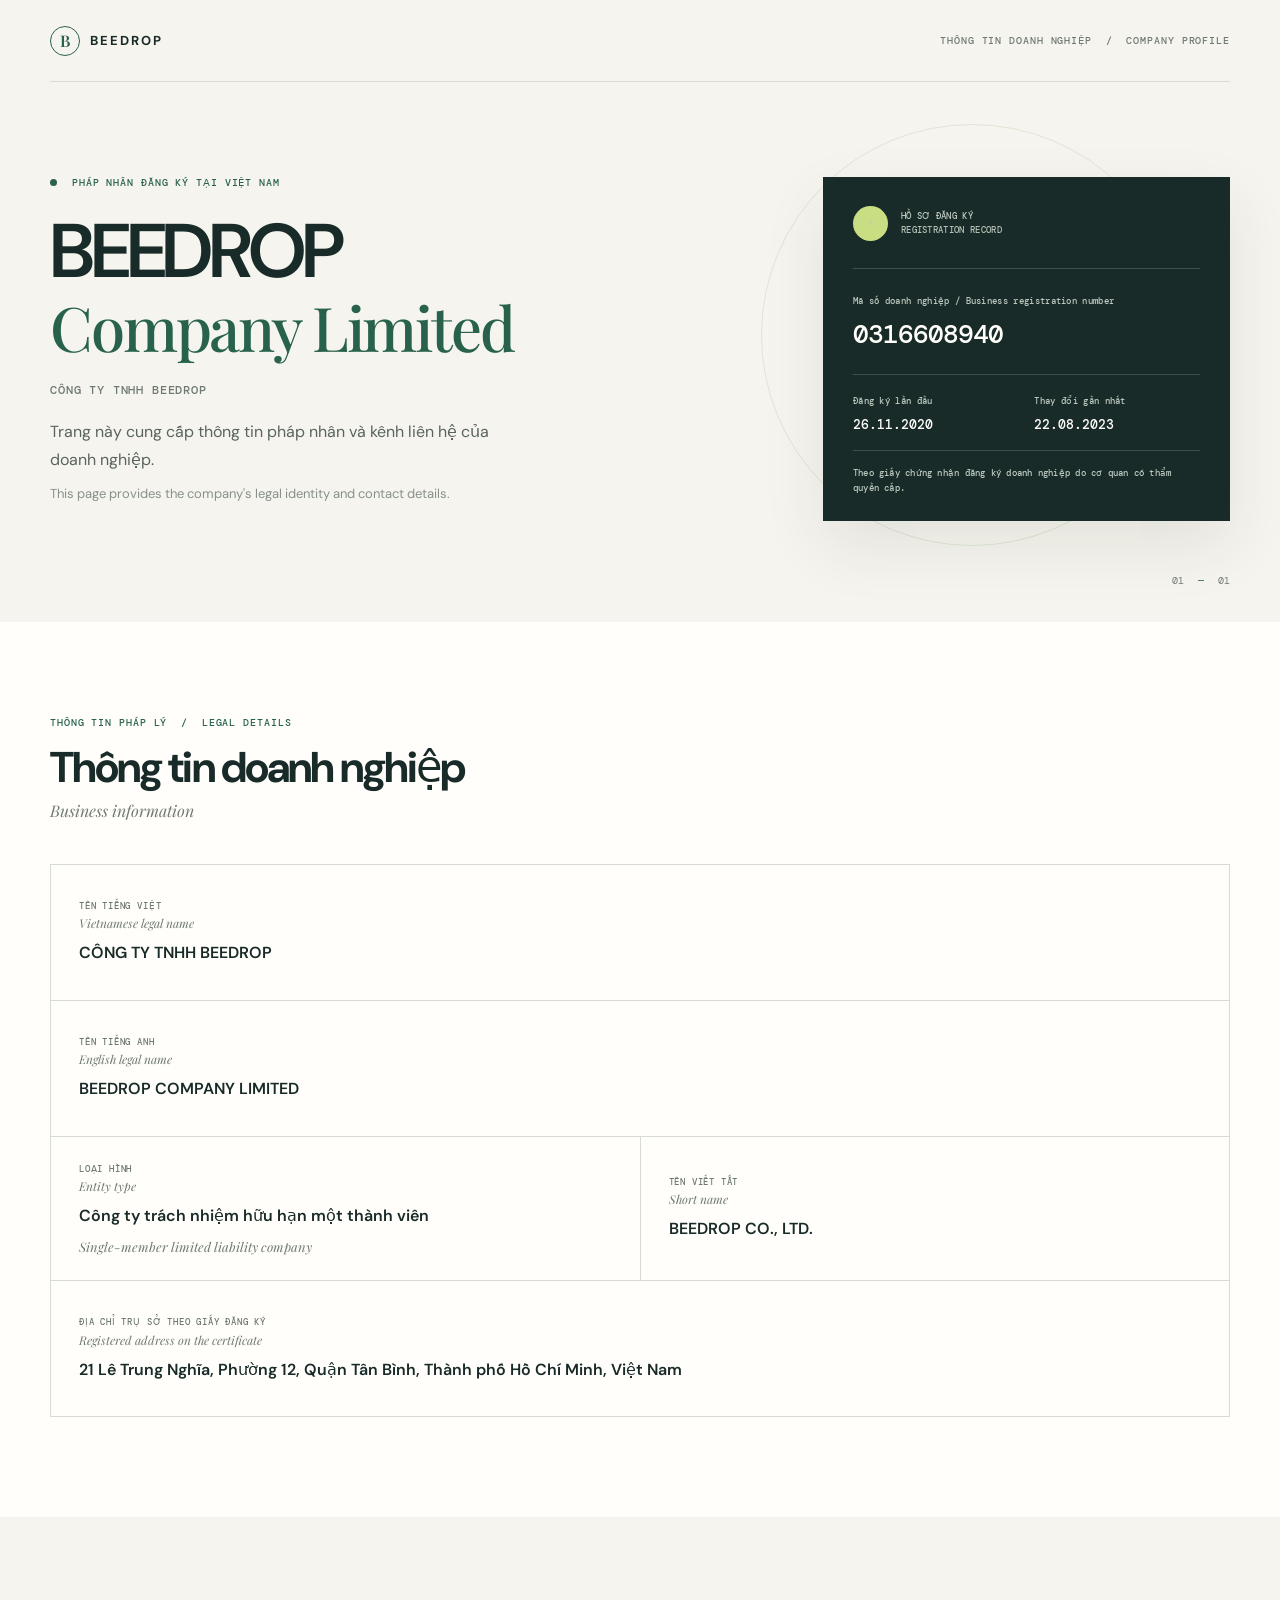
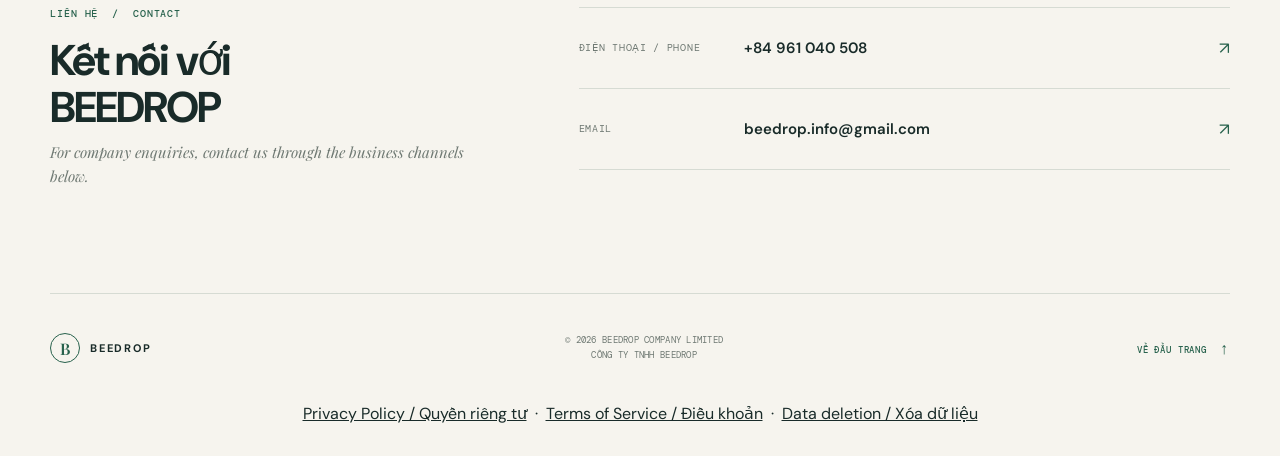
<file: index.html>
<!doctype html>
<html lang="vi">
  <head>
    <meta charset="utf-8" />
    <meta name="viewport" content="width=device-width, initial-scale=1" />
    <meta name="theme-color" content="#f6f4ee" />
    <meta
      name="description"
      content="Thông tin pháp nhân và liên hệ của CÔNG TY TNHH BEEDROP / BEEDROP COMPANY LIMITED."
    />
    <title>BEEDROP COMPANY LIMITED | Thông tin doanh nghiệp</title>
    <link rel="stylesheet" href="./styles.css" />
  </head>
  <body>
    <header class="topbar">
      <a class="brand" href="#top" aria-label="BEEDROP, trang chủ">
        <span class="brand-mark" aria-hidden="true">B</span>
        <span>BEEDROP</span>
      </a>
      <span class="topbar-label">THÔNG TIN DOANH NGHIỆP&nbsp; / &nbsp;COMPANY PROFILE</span>
    </header>

    <main id="top">
      <section class="hero" aria-labelledby="company-name">
        <div class="hero-copy">
          <p class="eyebrow"><span></span> PHÁP NHÂN ĐĂNG KÝ TẠI VIỆT NAM</p>
          <h1 id="company-name">BEEDROP<br /><em>Company Limited</em></h1>
          <p class="legal-name">CÔNG TY TNHH BEEDROP</p>
          <p class="intro">
            Trang này cung cấp thông tin pháp nhân và kênh liên hệ của doanh nghiệp.
            <span lang="en">This page provides the company's legal identity and contact details.</span>
          </p>
        </div>
        <aside class="registration-card" aria-label="Thông tin đăng ký / Registration details">
          <div class="card-heading">
            <span class="card-icon" aria-hidden="true">↗</span>
            <span>HỒ SƠ ĐĂNG KÝ<br /><small>REGISTRATION RECORD</small></span>
          </div>
          <div class="registration-number">
            <span>Mã số doanh nghiệp / Business registration number</span>
            <strong>0316608940</strong>
          </div>
          <div class="registration-date">
            <div>
              <span>Đăng ký lần đầu</span>
              <strong>26.11.2020</strong>
            </div>
            <div>
              <span>Thay đổi gần nhất</span>
              <strong>22.08.2023</strong>
            </div>
          </div>
          <p class="record-source">Theo giấy chứng nhận đăng ký doanh nghiệp do cơ quan có thẩm quyền cấp.</p>
        </aside>
        <div class="hero-index" aria-hidden="true">01 <span>—</span> 01</div>
      </section>

      <section class="details" aria-labelledby="details-title">
        <div class="section-heading">
          <p class="eyebrow">THÔNG TIN PHÁP LÝ&nbsp; / &nbsp;LEGAL DETAILS</p>
          <h2 id="details-title">Thông tin doanh nghiệp</h2>
          <p>Business information</p>
        </div>

        <div class="detail-grid">
          <article class="detail-item detail-wide">
            <span class="detail-label">Tên tiếng Việt <i>Vietnamese legal name</i></span>
            <strong>CÔNG TY TNHH BEEDROP</strong>
          </article>
          <article class="detail-item detail-wide">
            <span class="detail-label">Tên tiếng Anh <i>English legal name</i></span>
            <strong>BEEDROP COMPANY LIMITED</strong>
          </article>
          <article class="detail-item">
            <span class="detail-label">Loại hình <i>Entity type</i></span>
            <strong>Công ty trách nhiệm hữu hạn một thành viên</strong>
            <small>Single-member limited liability company</small>
          </article>
          <article class="detail-item">
            <span class="detail-label">Tên viết tắt <i>Short name</i></span>
            <strong>BEEDROP CO., LTD.</strong>
          </article>
          <article class="detail-item detail-wide address-item">
            <span class="detail-label">Địa chỉ trụ sở theo giấy đăng ký <i>Registered address on the certificate</i></span>
            <strong>21 Lê Trung Nghĩa, Phường 12, Quận Tân Bình, Thành phố Hồ Chí Minh, Việt Nam</strong>
          </article>
        </div>
      </section>

      <section class="contact" aria-labelledby="contact-title">
        <div class="contact-heading">
          <p class="eyebrow">LIÊN HỆ&nbsp; / &nbsp;CONTACT</p>
          <h2 id="contact-title">Kết nối với BEEDROP</h2>
          <p>For company enquiries, contact us through the business channels below.</p>
        </div>
        <div class="contact-links">
          <a href="tel:+84961040508">
            <span>Điện thoại / Phone</span>
            <strong>+84 961 040 508</strong>
            <b aria-hidden="true">↗</b>
          </a>
          <a href="mailto:beedrop.info@gmail.com">
            <span>Email</span>
            <strong>beedrop.info@gmail.com</strong>
            <b aria-hidden="true">↗</b>
          </a>
        </div>
      </section>
    </main>

    <footer class="footer">
      <a class="brand footer-brand" href="#top">
        <span class="brand-mark" aria-hidden="true">B</span>
        <span>BEEDROP</span>
      </a>
      <p>© 2026 BEEDROP COMPANY LIMITED<br />CÔNG TY TNHH BEEDROP</p>
      <a class="back-top" href="#top">VỀ ĐẦU TRANG <span aria-hidden="true">↑</span></a>
    </footer>
  <nav aria-label="Legal and privacy links" style="padding:0 24px 32px;text-align:center">
  <a href="./privacy.html">Privacy Policy / Quyền riêng tư</a> &nbsp;·&nbsp;
  <a href="./terms.html">Terms of Service / Điều khoản</a> &nbsp;·&nbsp;
  <a href="./data-deletion.html">Data deletion / Xóa dữ liệu</a>
</nav>
</body>
</html>
</file>
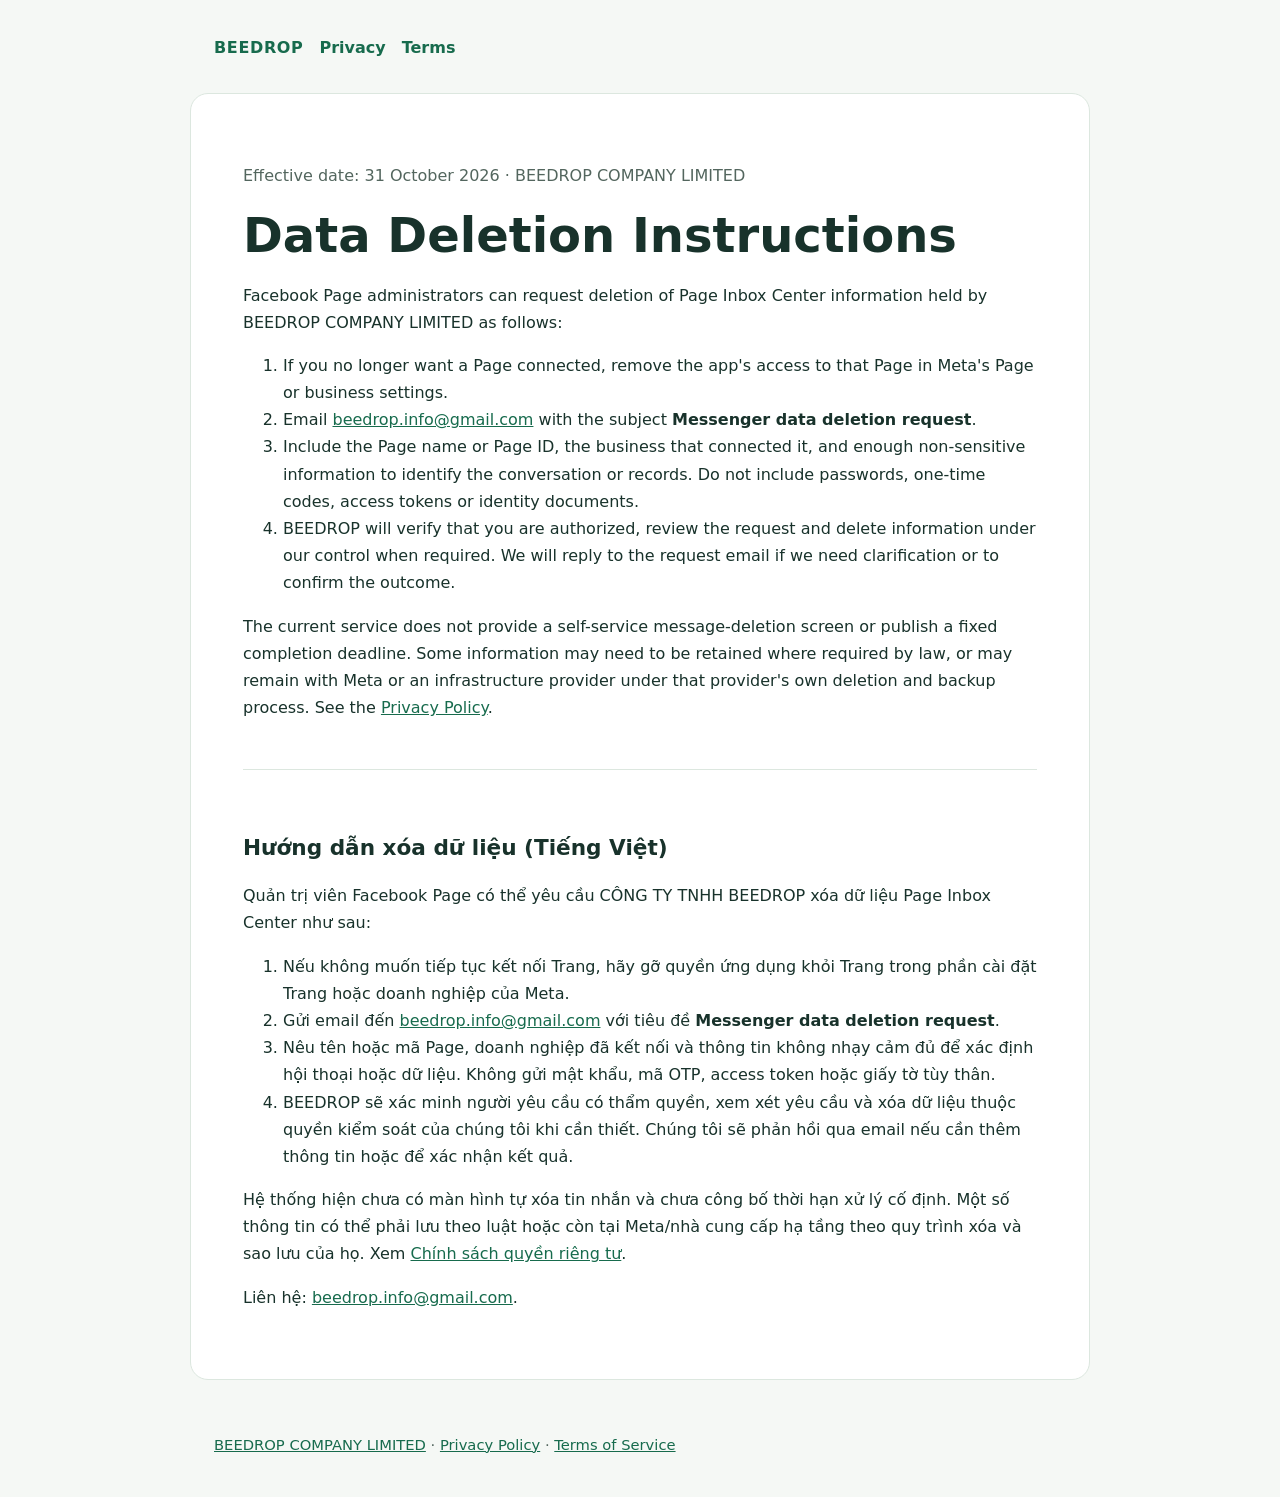
<file: data-deletion.html>
<!doctype html>
<html lang="en">
<head>
  <meta charset="utf-8">
  <meta name="viewport" content="width=device-width, initial-scale=1">
  <meta name="description" content="How Facebook Page administrators can request deletion of data held by BEEDROP.">
  <title>Data Deletion Instructions | BEEDROP</title>
  <style>
    :root{color-scheme:light;--ink:#18322b;--muted:#53665e;--line:#dce7df;--green:#176b4d;--paper:#fff;--wash:#f5f8f5}*{box-sizing:border-box}body{margin:0;background:var(--wash);color:var(--ink);font:16px/1.7 system-ui,-apple-system,"Segoe UI",sans-serif}header,main,footer{max-width:900px;margin:auto;padding:24px}header{padding-top:34px}main{background:var(--paper);border:1px solid var(--line);border-radius:18px;padding:clamp(24px,5vw,52px);margin:8px auto 28px}nav{display:flex;gap:16px;flex-wrap:wrap}a{color:var(--green)}nav a{text-decoration:none;font-weight:650}h1{font-size:clamp(2rem,5vw,3rem);line-height:1.12;margin:.4em 0}h2{font-size:1.35rem;margin:2em 0 .5em}h3{font-size:1.1rem;margin:1.5em 0 .4em}.meta,.muted{color:var(--muted)}.lang{border-top:1px solid var(--line);margin-top:48px;padding-top:16px}footer{font-size:.92rem;color:var(--muted);padding-bottom:40px}.brand{font-weight:800;letter-spacing:.04em}
  </style>
</head>
<body>
  <header><nav aria-label="Site navigation"><a class="brand" href="https://www.ibeedrop.vn/">BEEDROP</a><a href="https://www.ibeedrop.vn/privacy.html">Privacy</a><a href="https://www.ibeedrop.vn/terms.html">Terms</a></nav></header>
  <main>
    <p class="meta">Effective date: 31 October 2026 · BEEDROP COMPANY LIMITED</p>
    <h1>Data Deletion Instructions</h1>
    <p>Facebook Page administrators can request deletion of Page Inbox Center information held by BEEDROP COMPANY LIMITED as follows:</p>
    <ol>
      <li>If you no longer want a Page connected, remove the app's access to that Page in Meta's Page or business settings.</li>
      <li>Email <a href="mailto:beedrop.info@gmail.com?subject=Messenger%20data%20deletion%20request">beedrop.info@gmail.com</a> with the subject <strong>Messenger data deletion request</strong>.</li>
      <li>Include the Page name or Page ID, the business that connected it, and enough non-sensitive information to identify the conversation or records. Do not include passwords, one-time codes, access tokens or identity documents.</li>
      <li>BEEDROP will verify that you are authorized, review the request and delete information under our control when required. We will reply to the request email if we need clarification or to confirm the outcome.</li>
    </ol>
    <p>The current service does not provide a self-service message-deletion screen or publish a fixed completion deadline. Some information may need to be retained where required by law, or may remain with Meta or an infrastructure provider under that provider's own deletion and backup process. See the <a href="https://www.ibeedrop.vn/privacy.html">Privacy Policy</a>.</p>
    <section class="lang" lang="vi">
      <h2>Hướng dẫn xóa dữ liệu (Tiếng Việt)</h2>
      <p>Quản trị viên Facebook Page có thể yêu cầu CÔNG TY TNHH BEEDROP xóa dữ liệu Page Inbox Center như sau:</p>
      <ol>
        <li>Nếu không muốn tiếp tục kết nối Trang, hãy gỡ quyền ứng dụng khỏi Trang trong phần cài đặt Trang hoặc doanh nghiệp của Meta.</li>
        <li>Gửi email đến <a href="mailto:beedrop.info@gmail.com?subject=Messenger%20data%20deletion%20request">beedrop.info@gmail.com</a> với tiêu đề <strong>Messenger data deletion request</strong>.</li>
        <li>Nêu tên hoặc mã Page, doanh nghiệp đã kết nối và thông tin không nhạy cảm đủ để xác định hội thoại hoặc dữ liệu. Không gửi mật khẩu, mã OTP, access token hoặc giấy tờ tùy thân.</li>
        <li>BEEDROP sẽ xác minh người yêu cầu có thẩm quyền, xem xét yêu cầu và xóa dữ liệu thuộc quyền kiểm soát của chúng tôi khi cần thiết. Chúng tôi sẽ phản hồi qua email nếu cần thêm thông tin hoặc để xác nhận kết quả.</li>
      </ol>
      <p>Hệ thống hiện chưa có màn hình tự xóa tin nhắn và chưa công bố thời hạn xử lý cố định. Một số thông tin có thể phải lưu theo luật hoặc còn tại Meta/nhà cung cấp hạ tầng theo quy trình xóa và sao lưu của họ. Xem <a href="https://www.ibeedrop.vn/privacy.html">Chính sách quyền riêng tư</a>.</p>
      <p>Liên hệ: <a href="mailto:beedrop.info@gmail.com">beedrop.info@gmail.com</a>.</p>
    </section>
  </main>
  <footer><a href="https://www.ibeedrop.vn/">BEEDROP COMPANY LIMITED</a> · <a href="https://www.ibeedrop.vn/privacy.html">Privacy Policy</a> · <a href="https://www.ibeedrop.vn/terms.html">Terms of Service</a></footer>
</body>
</html>
</file>
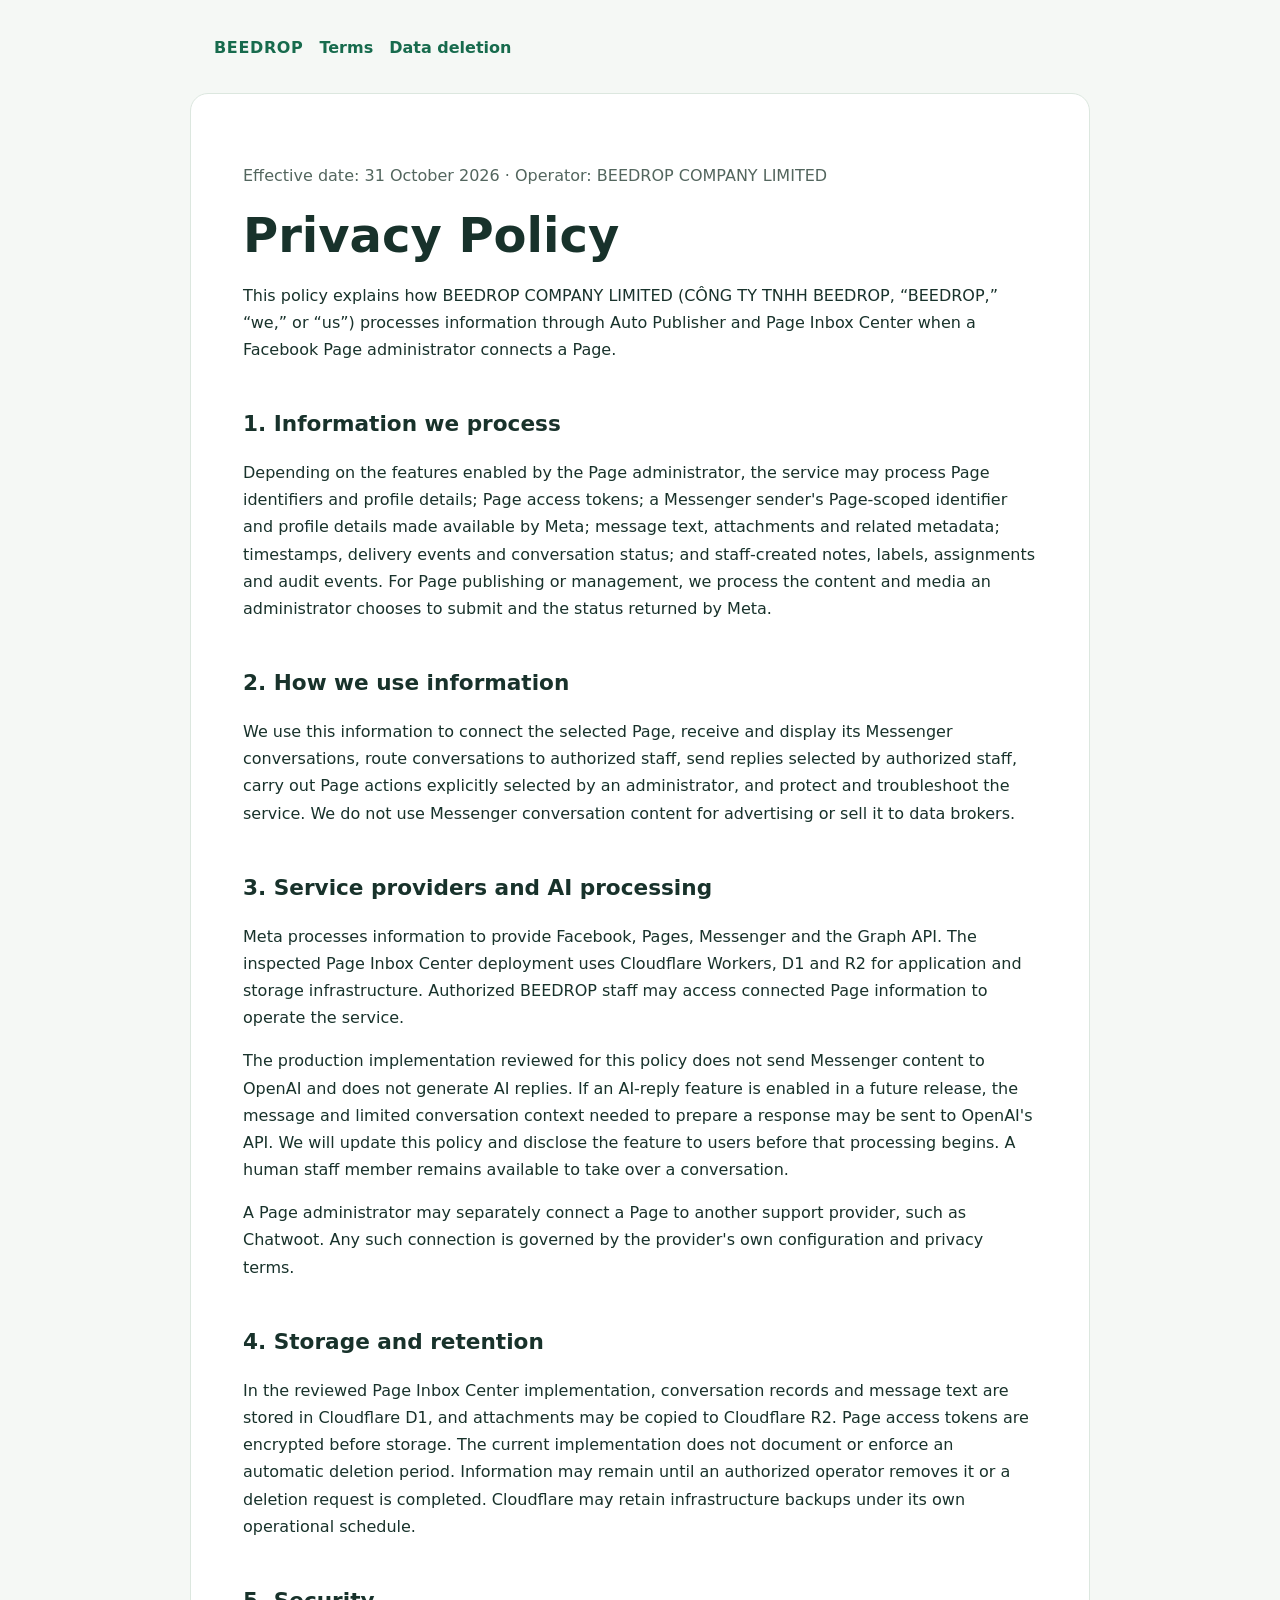
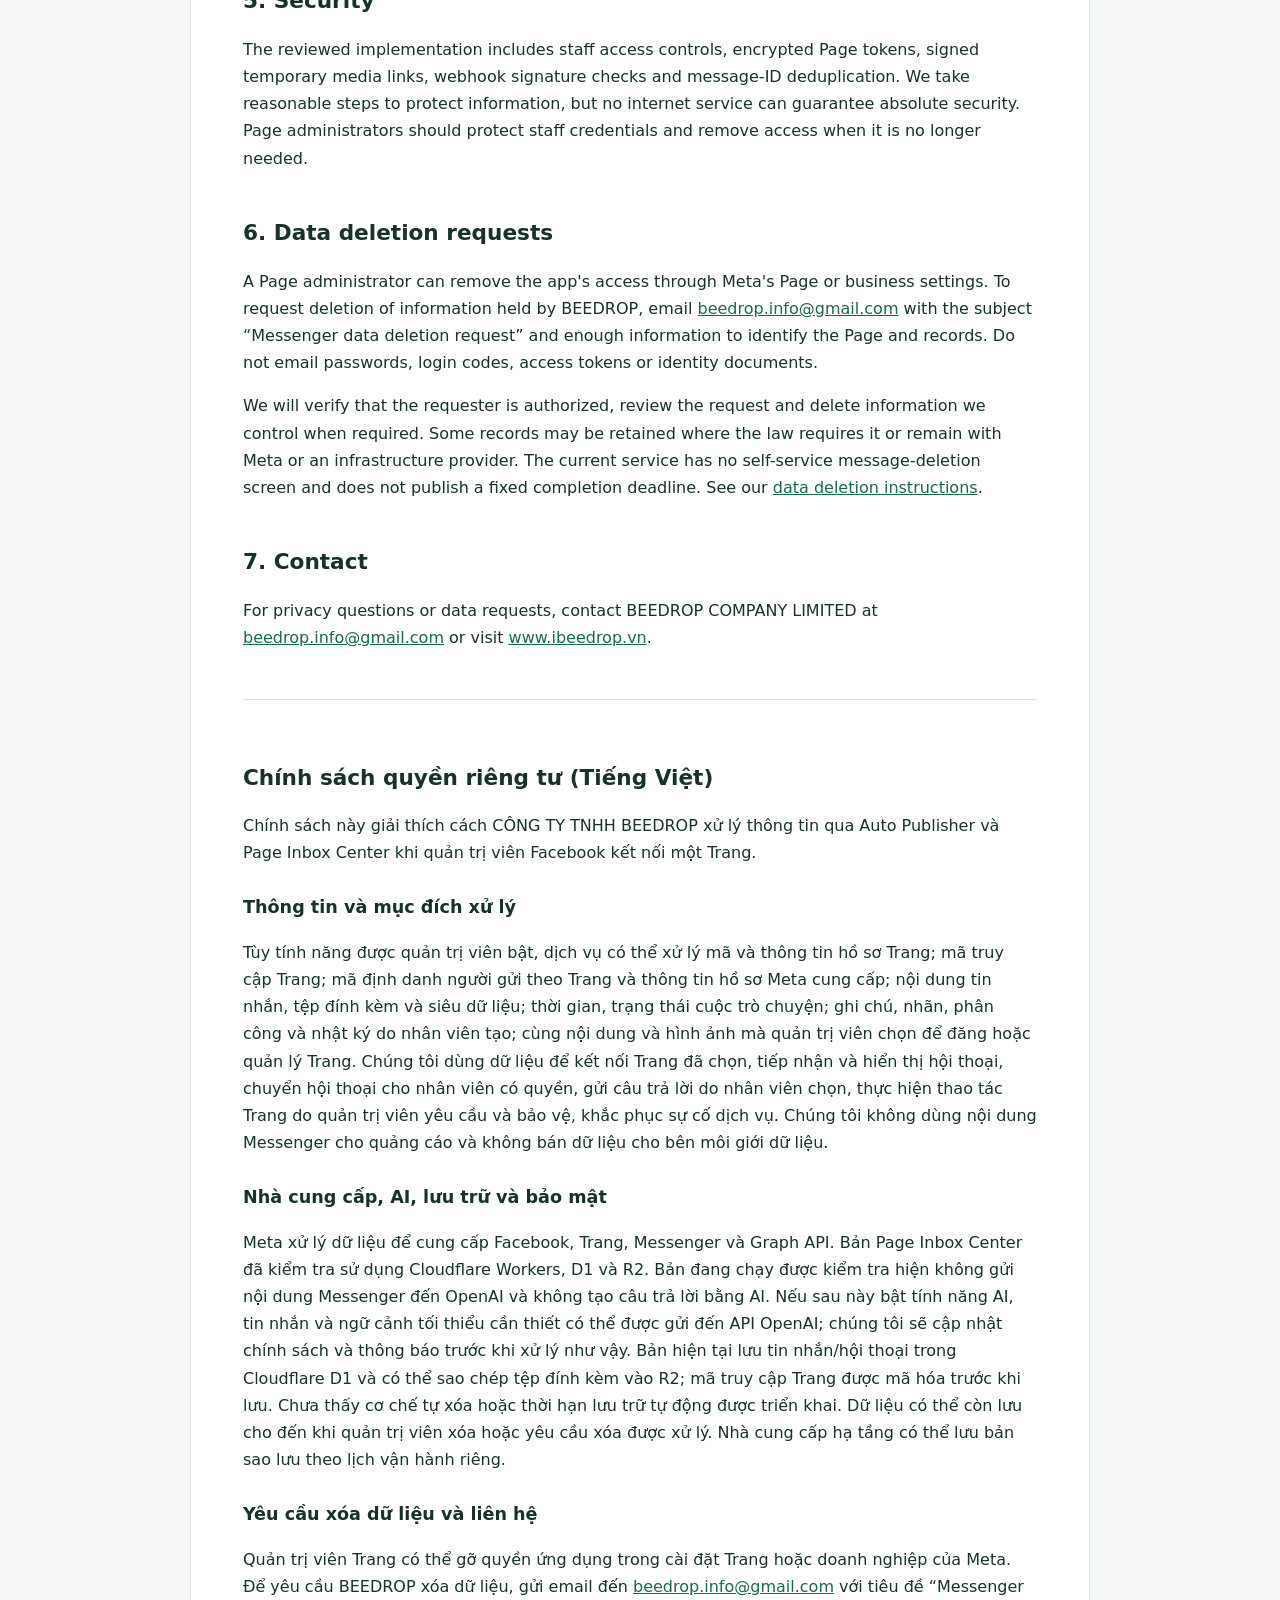
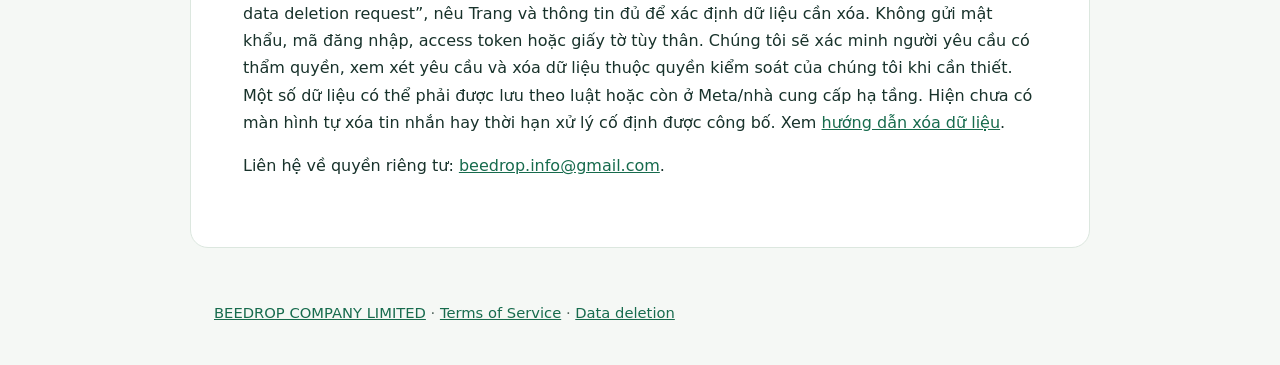
<file: privacy.html>
<!doctype html>
<html lang="en">
<head>
  <meta charset="utf-8">
  <meta name="viewport" content="width=device-width, initial-scale=1">
  <meta name="description" content="Privacy information for BEEDROP's Auto Publisher and Page Inbox Center services.">
  <title>Privacy Policy | BEEDROP</title>
  <style>
    :root{color-scheme:light;--ink:#18322b;--muted:#53665e;--line:#dce7df;--green:#176b4d;--paper:#fff;--wash:#f5f8f5}*{box-sizing:border-box}body{margin:0;background:var(--wash);color:var(--ink);font:16px/1.7 system-ui,-apple-system,"Segoe UI",sans-serif}header,main,footer{max-width:900px;margin:auto;padding:24px}header{padding-top:34px}main{background:var(--paper);border:1px solid var(--line);border-radius:18px;padding:clamp(24px,5vw,52px);margin:8px auto 28px}nav{display:flex;gap:16px;flex-wrap:wrap}a{color:var(--green)}nav a{text-decoration:none;font-weight:650}h1{font-size:clamp(2rem,5vw,3rem);line-height:1.12;margin:.4em 0}h2{font-size:1.35rem;margin:2em 0 .5em}h3{font-size:1.1rem;margin:1.5em 0 .4em}.meta,.muted{color:var(--muted)}.lang{border-top:1px solid var(--line);margin-top:48px;padding-top:16px}footer{font-size:.92rem;color:var(--muted);padding-bottom:40px}.brand{font-weight:800;letter-spacing:.04em}
  </style>
</head>
<body>
  <header>
    <nav aria-label="Site navigation"><a class="brand" href="https://www.ibeedrop.vn/">BEEDROP</a><a href="https://www.ibeedrop.vn/terms.html">Terms</a><a href="https://www.ibeedrop.vn/data-deletion.html">Data deletion</a></nav>
  </header>
  <main>
    <p class="meta">Effective date: 31 October 2026 · Operator: BEEDROP COMPANY LIMITED</p>
    <h1>Privacy Policy</h1>
    <p>This policy explains how BEEDROP COMPANY LIMITED (CÔNG TY TNHH BEEDROP, “BEEDROP,” “we,” or “us”) processes information through Auto Publisher and Page Inbox Center when a Facebook Page administrator connects a Page.</p>

    <h2>1. Information we process</h2>
    <p>Depending on the features enabled by the Page administrator, the service may process Page identifiers and profile details; Page access tokens; a Messenger sender's Page-scoped identifier and profile details made available by Meta; message text, attachments and related metadata; timestamps, delivery events and conversation status; and staff-created notes, labels, assignments and audit events. For Page publishing or management, we process the content and media an administrator chooses to submit and the status returned by Meta.</p>

    <h2>2. How we use information</h2>
    <p>We use this information to connect the selected Page, receive and display its Messenger conversations, route conversations to authorized staff, send replies selected by authorized staff, carry out Page actions explicitly selected by an administrator, and protect and troubleshoot the service. We do not use Messenger conversation content for advertising or sell it to data brokers.</p>

    <h2>3. Service providers and AI processing</h2>
    <p>Meta processes information to provide Facebook, Pages, Messenger and the Graph API. The inspected Page Inbox Center deployment uses Cloudflare Workers, D1 and R2 for application and storage infrastructure. Authorized BEEDROP staff may access connected Page information to operate the service.</p>
    <p>The production implementation reviewed for this policy does not send Messenger content to OpenAI and does not generate AI replies. If an AI-reply feature is enabled in a future release, the message and limited conversation context needed to prepare a response may be sent to OpenAI's API. We will update this policy and disclose the feature to users before that processing begins. A human staff member remains available to take over a conversation.</p>
    <p>A Page administrator may separately connect a Page to another support provider, such as Chatwoot. Any such connection is governed by the provider's own configuration and privacy terms.</p>

    <h2>4. Storage and retention</h2>
    <p>In the reviewed Page Inbox Center implementation, conversation records and message text are stored in Cloudflare D1, and attachments may be copied to Cloudflare R2. Page access tokens are encrypted before storage. The current implementation does not document or enforce an automatic deletion period. Information may remain until an authorized operator removes it or a deletion request is completed. Cloudflare may retain infrastructure backups under its own operational schedule.</p>

    <h2>5. Security</h2>
    <p>The reviewed implementation includes staff access controls, encrypted Page tokens, signed temporary media links, webhook signature checks and message-ID deduplication. We take reasonable steps to protect information, but no internet service can guarantee absolute security. Page administrators should protect staff credentials and remove access when it is no longer needed.</p>

    <h2>6. Data deletion requests</h2>
    <p>A Page administrator can remove the app's access through Meta's Page or business settings. To request deletion of information held by BEEDROP, email <a href="mailto:beedrop.info@gmail.com?subject=Messenger%20data%20deletion%20request">beedrop.info@gmail.com</a> with the subject “Messenger data deletion request” and enough information to identify the Page and records. Do not email passwords, login codes, access tokens or identity documents.</p>
    <p>We will verify that the requester is authorized, review the request and delete information we control when required. Some records may be retained where the law requires it or remain with Meta or an infrastructure provider. The current service has no self-service message-deletion screen and does not publish a fixed completion deadline. See our <a href="https://www.ibeedrop.vn/data-deletion.html">data deletion instructions</a>.</p>

    <h2>7. Contact</h2>
    <p>For privacy questions or data requests, contact BEEDROP COMPANY LIMITED at <a href="mailto:beedrop.info@gmail.com">beedrop.info@gmail.com</a> or visit <a href="https://www.ibeedrop.vn/">www.ibeedrop.vn</a>.</p>

    <section class="lang" lang="vi">
      <h2>Chính sách quyền riêng tư (Tiếng Việt)</h2>
      <p>Chính sách này giải thích cách CÔNG TY TNHH BEEDROP xử lý thông tin qua Auto Publisher và Page Inbox Center khi quản trị viên Facebook kết nối một Trang.</p>
      <h3>Thông tin và mục đích xử lý</h3>
      <p>Tùy tính năng được quản trị viên bật, dịch vụ có thể xử lý mã và thông tin hồ sơ Trang; mã truy cập Trang; mã định danh người gửi theo Trang và thông tin hồ sơ Meta cung cấp; nội dung tin nhắn, tệp đính kèm và siêu dữ liệu; thời gian, trạng thái cuộc trò chuyện; ghi chú, nhãn, phân công và nhật ký do nhân viên tạo; cùng nội dung và hình ảnh mà quản trị viên chọn để đăng hoặc quản lý Trang. Chúng tôi dùng dữ liệu để kết nối Trang đã chọn, tiếp nhận và hiển thị hội thoại, chuyển hội thoại cho nhân viên có quyền, gửi câu trả lời do nhân viên chọn, thực hiện thao tác Trang do quản trị viên yêu cầu và bảo vệ, khắc phục sự cố dịch vụ. Chúng tôi không dùng nội dung Messenger cho quảng cáo và không bán dữ liệu cho bên môi giới dữ liệu.</p>
      <h3>Nhà cung cấp, AI, lưu trữ và bảo mật</h3>
      <p>Meta xử lý dữ liệu để cung cấp Facebook, Trang, Messenger và Graph API. Bản Page Inbox Center đã kiểm tra sử dụng Cloudflare Workers, D1 và R2. Bản đang chạy được kiểm tra hiện không gửi nội dung Messenger đến OpenAI và không tạo câu trả lời bằng AI. Nếu sau này bật tính năng AI, tin nhắn và ngữ cảnh tối thiểu cần thiết có thể được gửi đến API OpenAI; chúng tôi sẽ cập nhật chính sách và thông báo trước khi xử lý như vậy. Bản hiện tại lưu tin nhắn/hội thoại trong Cloudflare D1 và có thể sao chép tệp đính kèm vào R2; mã truy cập Trang được mã hóa trước khi lưu. Chưa thấy cơ chế tự xóa hoặc thời hạn lưu trữ tự động được triển khai. Dữ liệu có thể còn lưu cho đến khi quản trị viên xóa hoặc yêu cầu xóa được xử lý. Nhà cung cấp hạ tầng có thể lưu bản sao lưu theo lịch vận hành riêng.</p>
      <h3>Yêu cầu xóa dữ liệu và liên hệ</h3>
      <p>Quản trị viên Trang có thể gỡ quyền ứng dụng trong cài đặt Trang hoặc doanh nghiệp của Meta. Để yêu cầu BEEDROP xóa dữ liệu, gửi email đến <a href="mailto:beedrop.info@gmail.com?subject=Messenger%20data%20deletion%20request">beedrop.info@gmail.com</a> với tiêu đề “Messenger data deletion request”, nêu Trang và thông tin đủ để xác định dữ liệu cần xóa. Không gửi mật khẩu, mã đăng nhập, access token hoặc giấy tờ tùy thân. Chúng tôi sẽ xác minh người yêu cầu có thẩm quyền, xem xét yêu cầu và xóa dữ liệu thuộc quyền kiểm soát của chúng tôi khi cần thiết. Một số dữ liệu có thể phải được lưu theo luật hoặc còn ở Meta/nhà cung cấp hạ tầng. Hiện chưa có màn hình tự xóa tin nhắn hay thời hạn xử lý cố định được công bố. Xem <a href="https://www.ibeedrop.vn/data-deletion.html">hướng dẫn xóa dữ liệu</a>.</p>
      <p>Liên hệ về quyền riêng tư: <a href="mailto:beedrop.info@gmail.com">beedrop.info@gmail.com</a>.</p>
    </section>
  </main>
  <footer><a href="https://www.ibeedrop.vn/">BEEDROP COMPANY LIMITED</a> · <a href="https://www.ibeedrop.vn/terms.html">Terms of Service</a> · <a href="https://www.ibeedrop.vn/data-deletion.html">Data deletion</a></footer>
</body>
</html>
</file>
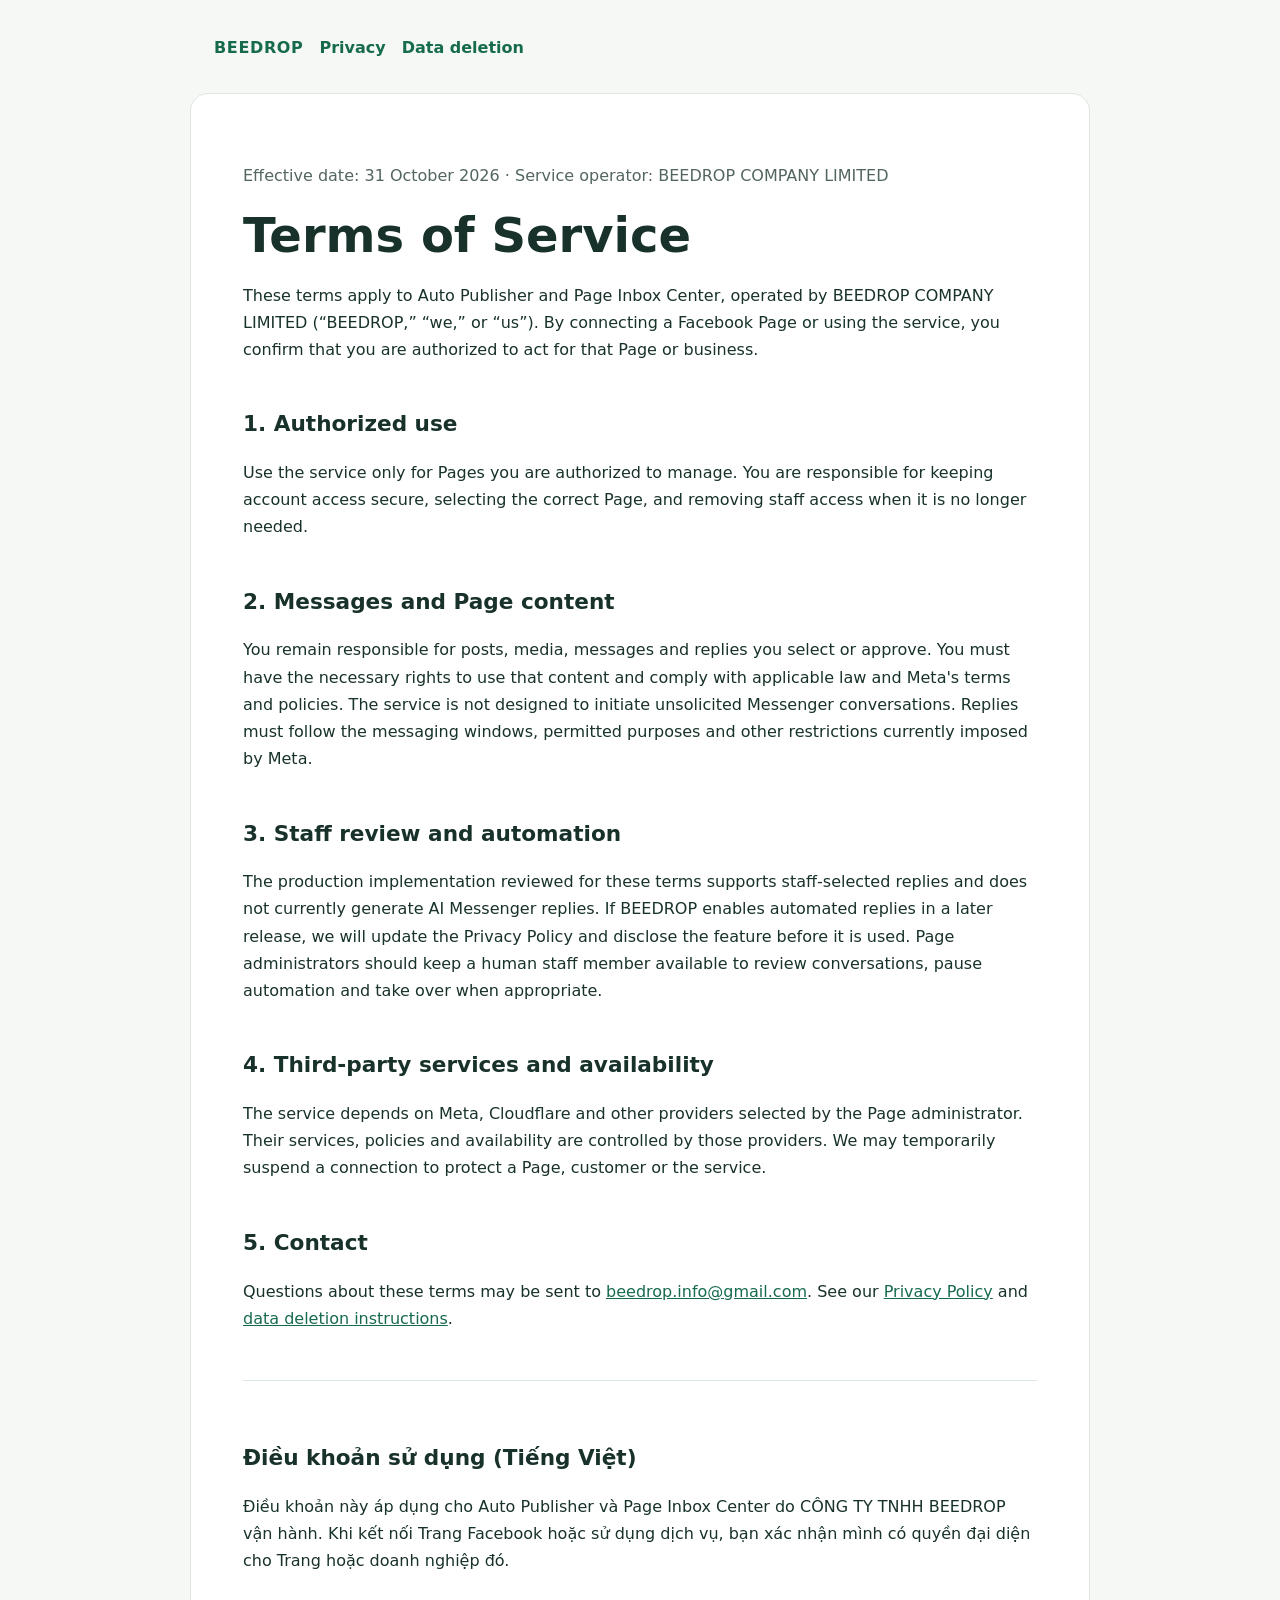
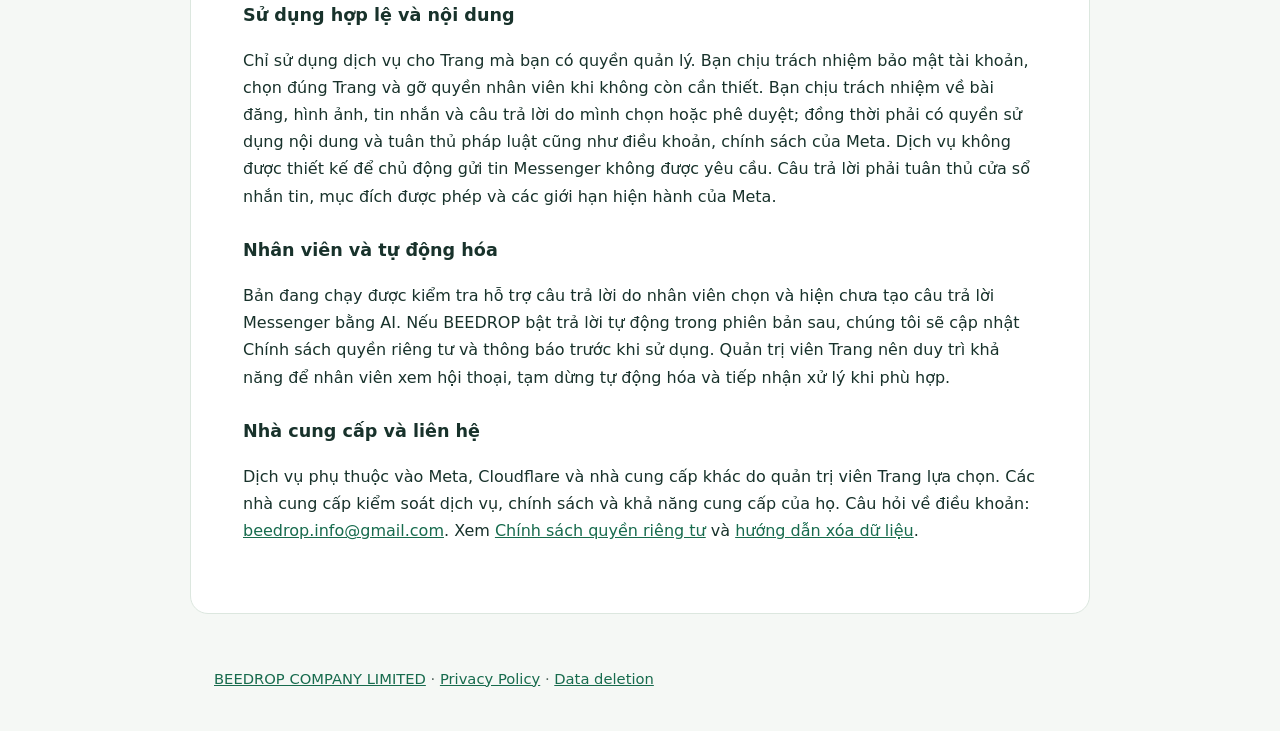
<file: terms.html>
<!doctype html>
<html lang="en">
<head>
  <meta charset="utf-8">
  <meta name="viewport" content="width=device-width, initial-scale=1">
  <meta name="description" content="Terms of Service for BEEDROP's Auto Publisher and Page Inbox Center services.">
  <title>Terms of Service | BEEDROP</title>
  <style>
    :root{color-scheme:light;--ink:#18322b;--muted:#53665e;--line:#dce7df;--green:#176b4d;--paper:#fff;--wash:#f5f8f5}*{box-sizing:border-box}body{margin:0;background:var(--wash);color:var(--ink);font:16px/1.7 system-ui,-apple-system,"Segoe UI",sans-serif}header,main,footer{max-width:900px;margin:auto;padding:24px}header{padding-top:34px}main{background:var(--paper);border:1px solid var(--line);border-radius:18px;padding:clamp(24px,5vw,52px);margin:8px auto 28px}nav{display:flex;gap:16px;flex-wrap:wrap}a{color:var(--green)}nav a{text-decoration:none;font-weight:650}h1{font-size:clamp(2rem,5vw,3rem);line-height:1.12;margin:.4em 0}h2{font-size:1.35rem;margin:2em 0 .5em}h3{font-size:1.1rem;margin:1.5em 0 .4em}.meta,.muted{color:var(--muted)}.lang{border-top:1px solid var(--line);margin-top:48px;padding-top:16px}footer{font-size:.92rem;color:var(--muted);padding-bottom:40px}.brand{font-weight:800;letter-spacing:.04em}
  </style>
</head>
<body>
  <header><nav aria-label="Site navigation"><a class="brand" href="https://www.ibeedrop.vn/">BEEDROP</a><a href="https://www.ibeedrop.vn/privacy.html">Privacy</a><a href="https://www.ibeedrop.vn/data-deletion.html">Data deletion</a></nav></header>
  <main>
    <p class="meta">Effective date: 31 October 2026 · Service operator: BEEDROP COMPANY LIMITED</p>
    <h1>Terms of Service</h1>
    <p>These terms apply to Auto Publisher and Page Inbox Center, operated by BEEDROP COMPANY LIMITED (“BEEDROP,” “we,” or “us”). By connecting a Facebook Page or using the service, you confirm that you are authorized to act for that Page or business.</p>
    <h2>1. Authorized use</h2>
    <p>Use the service only for Pages you are authorized to manage. You are responsible for keeping account access secure, selecting the correct Page, and removing staff access when it is no longer needed.</p>
    <h2>2. Messages and Page content</h2>
    <p>You remain responsible for posts, media, messages and replies you select or approve. You must have the necessary rights to use that content and comply with applicable law and Meta's terms and policies. The service is not designed to initiate unsolicited Messenger conversations. Replies must follow the messaging windows, permitted purposes and other restrictions currently imposed by Meta.</p>
    <h2>3. Staff review and automation</h2>
    <p>The production implementation reviewed for these terms supports staff-selected replies and does not currently generate AI Messenger replies. If BEEDROP enables automated replies in a later release, we will update the Privacy Policy and disclose the feature before it is used. Page administrators should keep a human staff member available to review conversations, pause automation and take over when appropriate.</p>
    <h2>4. Third-party services and availability</h2>
    <p>The service depends on Meta, Cloudflare and other providers selected by the Page administrator. Their services, policies and availability are controlled by those providers. We may temporarily suspend a connection to protect a Page, customer or the service.</p>
    <h2>5. Contact</h2>
    <p>Questions about these terms may be sent to <a href="mailto:beedrop.info@gmail.com">beedrop.info@gmail.com</a>. See our <a href="https://www.ibeedrop.vn/privacy.html">Privacy Policy</a> and <a href="https://www.ibeedrop.vn/data-deletion.html">data deletion instructions</a>.</p>
    <section class="lang" lang="vi">
      <h2>Điều khoản sử dụng (Tiếng Việt)</h2>
      <p>Điều khoản này áp dụng cho Auto Publisher và Page Inbox Center do CÔNG TY TNHH BEEDROP vận hành. Khi kết nối Trang Facebook hoặc sử dụng dịch vụ, bạn xác nhận mình có quyền đại diện cho Trang hoặc doanh nghiệp đó.</p>
      <h3>Sử dụng hợp lệ và nội dung</h3>
      <p>Chỉ sử dụng dịch vụ cho Trang mà bạn có quyền quản lý. Bạn chịu trách nhiệm bảo mật tài khoản, chọn đúng Trang và gỡ quyền nhân viên khi không còn cần thiết. Bạn chịu trách nhiệm về bài đăng, hình ảnh, tin nhắn và câu trả lời do mình chọn hoặc phê duyệt; đồng thời phải có quyền sử dụng nội dung và tuân thủ pháp luật cũng như điều khoản, chính sách của Meta. Dịch vụ không được thiết kế để chủ động gửi tin Messenger không được yêu cầu. Câu trả lời phải tuân thủ cửa sổ nhắn tin, mục đích được phép và các giới hạn hiện hành của Meta.</p>
      <h3>Nhân viên và tự động hóa</h3>
      <p>Bản đang chạy được kiểm tra hỗ trợ câu trả lời do nhân viên chọn và hiện chưa tạo câu trả lời Messenger bằng AI. Nếu BEEDROP bật trả lời tự động trong phiên bản sau, chúng tôi sẽ cập nhật Chính sách quyền riêng tư và thông báo trước khi sử dụng. Quản trị viên Trang nên duy trì khả năng để nhân viên xem hội thoại, tạm dừng tự động hóa và tiếp nhận xử lý khi phù hợp.</p>
      <h3>Nhà cung cấp và liên hệ</h3>
      <p>Dịch vụ phụ thuộc vào Meta, Cloudflare và nhà cung cấp khác do quản trị viên Trang lựa chọn. Các nhà cung cấp kiểm soát dịch vụ, chính sách và khả năng cung cấp của họ. Câu hỏi về điều khoản: <a href="mailto:beedrop.info@gmail.com">beedrop.info@gmail.com</a>. Xem <a href="https://www.ibeedrop.vn/privacy.html">Chính sách quyền riêng tư</a> và <a href="https://www.ibeedrop.vn/data-deletion.html">hướng dẫn xóa dữ liệu</a>.</p>
    </section>
  </main>
  <footer><a href="https://www.ibeedrop.vn/">BEEDROP COMPANY LIMITED</a> · <a href="https://www.ibeedrop.vn/privacy.html">Privacy Policy</a> · <a href="https://www.ibeedrop.vn/data-deletion.html">Data deletion</a></footer>
</body>
</html>
</file>
<file: styles.css>
@import url('https://fonts.googleapis.com/css2?family=DM+Mono:wght@400;500&family=DM+Sans:wght@400;500;600;700&family=Playfair+Display:ital,wght@0,500;0,600;1,500;1,600&display=swap');

:root {
  color-scheme: light;
  --paper: #f6f4ee;
  --ink: #192b29;
  --muted: #6f7973;
  --line: #d6dbd3;
  --green: #28624d;
  --lime: #c9dd82;
  --white: #fffefa;
  font-family: 'DM Sans', Arial, sans-serif;
  background: var(--paper);
  color: var(--ink);
  font-synthesis: none;
  text-rendering: optimizeLegibility;
}

* { box-sizing: border-box; }
html { scroll-behavior: smooth; }
body { margin: 0; min-width: 320px; }
a { color: inherit; }

.topbar, .footer {
  width: min(1180px, calc(100% - 64px));
  margin: 0 auto;
  display: flex;
  align-items: center;
  justify-content: space-between;
}
.topbar { height: 82px; border-bottom: 1px solid var(--line); }
.brand { display: inline-flex; align-items: center; gap: 10px; text-decoration: none; font-size: 13px; font-weight: 700; letter-spacing: .16em; }
.brand-mark { display: grid; place-items: center; width: 30px; height: 30px; border: 1px solid var(--green); border-radius: 50%; color: var(--green); font: 600 16px 'Playfair Display', Georgia, serif; letter-spacing: 0; }
.topbar-label, .eyebrow, .detail-label, .registration-card span, .record-source, .back-top { font: 500 10px 'DM Mono', monospace; letter-spacing: .09em; }
.topbar-label { color: var(--muted); }

.hero {
  position: relative;
  width: min(1180px, calc(100% - 64px));
  min-height: 510px;
  margin: 0 auto;
  padding: 94px 0 100px;
  display: grid;
  grid-template-columns: minmax(0, 1.25fr) minmax(300px, .75fr);
  gap: 8%;
  align-items: center;
}
.hero::before { content: ''; position: absolute; width: 420px; height: 420px; border-radius: 50%; border: 1px solid #dfe5d3; right: 4%; top: 42px; z-index: -1; }
.hero::after { content: ''; position: absolute; width: 240px; height: 240px; border-radius: 50%; background: #e8edda; right: 12%; top: 130px; z-index: -1; }
.eyebrow { color: var(--green); margin: 0 0 25px; }
.eyebrow span { display: inline-block; width: 7px; height: 7px; border-radius: 50%; background: var(--green); margin-right: 8px; }
h1, h2, p { margin-top: 0; }
h1 { margin-bottom: 18px; font-size: clamp(46px, 6vw, 76px); line-height: .99; letter-spacing: -.055em; font-weight: 600; }
h1 em { color: var(--green); font: 500 .81em/1.13 'Playfair Display', Georgia, serif; letter-spacing: -.035em; }
.legal-name { font: 500 12px 'DM Mono', monospace; letter-spacing: .07em; color: var(--muted); margin: 0 0 20px; }
.intro { max-width: 440px; color: #59645e; font-size: 16px; line-height: 1.75; }
.intro span { display: block; margin-top: 9px; color: #87918a; font-size: 13px; }
.registration-card { background: var(--ink); color: var(--white); padding: 29px 30px 25px; position: relative; box-shadow: 0 24px 60px #192b2917; }
.card-heading { display: flex; align-items: center; gap: 13px; padding-bottom: 27px; border-bottom: 1px solid #ffffff2a; font: 500 11px/1.6 'DM Mono', monospace; letter-spacing: .08em; }
.card-heading small { color: #b3c0b4; font-size: 9px; }
.card-icon { display: grid; place-items: center; width: 35px; height: 35px; border-radius: 50%; background: var(--lime); color: var(--ink); font: 20px 'DM Sans', sans-serif; }
.registration-number { padding: 25px 0 23px; display: grid; gap: 9px; border-bottom: 1px solid #ffffff2a; }
.registration-card span { color: #bdc9bf; font-size: 9px; line-height: 1.6; letter-spacing: .035em; }
.registration-number strong { font: 500 26px 'DM Mono', monospace; letter-spacing: -.04em; }
.registration-date { display: grid; grid-template-columns: 1fr 1fr; gap: 16px; padding: 19px 0 17px; }
.registration-date div { display: grid; gap: 7px; }
.registration-date strong { font: 500 13px 'DM Mono', monospace; }
.record-source { color: #bdc9bf; margin: 0; padding-top: 15px; border-top: 1px solid #ffffff2a; font-size: 9px; line-height: 1.7; letter-spacing: .025em; }
.hero-index { position: absolute; right: 0; bottom: 35px; color: var(--muted); font: 10px 'DM Mono', monospace; }
.hero-index span { color: var(--green); padding: 0 8px; }

.details { background: var(--white); padding: 94px 32px 100px; }
.section-heading { width: min(1180px, 100%); margin: 0 auto 43px; }
.section-heading .eyebrow { margin-bottom: 15px; }
h2 { font-size: clamp(30px, 4vw, 43px); letter-spacing: -.045em; line-height: 1.1; margin-bottom: 8px; }
.section-heading > p:last-child { color: var(--muted); font: italic 16px 'Playfair Display', Georgia, serif; }
.detail-grid { width: min(1180px, 100%); margin: 0 auto; display: grid; grid-template-columns: 1fr 1fr; border-top: 1px solid var(--line); border-left: 1px solid var(--line); }
.detail-item { min-height: 136px; padding: 25px 28px; border-right: 1px solid var(--line); border-bottom: 1px solid var(--line); display: flex; flex-direction: column; justify-content: center; gap: 10px; }
.detail-wide { grid-column: 1 / -1; }
.detail-label { color: var(--muted); text-transform: uppercase; font-size: 9px; line-height: 1.6; }
.detail-label i { display: block; font: italic 12px 'Playfair Display', Georgia, serif; letter-spacing: 0; text-transform: none; margin-top: 2px; }
.detail-item strong { font-size: 16px; font-weight: 600; line-height: 1.5; }
.detail-item small { color: var(--muted); font: italic 13px 'Playfair Display', Georgia, serif; }
.address-item strong { max-width: 780px; }

.contact { width: min(1180px, calc(100% - 64px)); margin: 0 auto; padding: 90px 0; display: grid; grid-template-columns: .8fr 1.2fr; gap: 8%; }
.contact-heading .eyebrow { margin-bottom: 17px; }
.contact-heading h2 { max-width: 350px; }
.contact-heading > p:last-child { color: var(--muted); font: italic 15px/1.6 'Playfair Display', Georgia, serif; }
.contact-links { border-top: 1px solid var(--line); }
.contact-links a { position: relative; min-height: 81px; display: flex; align-items: center; justify-content: space-between; gap: 20px; border-bottom: 1px solid var(--line); text-decoration: none; }
.contact-links a span { width: 145px; flex: 0 0 145px; color: var(--muted); font: 10px 'DM Mono', monospace; text-transform: uppercase; letter-spacing: .07em; }
.contact-links a strong { flex: 1; font-size: 15px; font-weight: 600; overflow-wrap: anywhere; }
.contact-links a b { color: var(--green); font-size: 17px; font-weight: 400; transition: transform .2s ease; }
.contact-links a:hover b { transform: translate(3px, -3px); }
.footer { min-height: 110px; border-top: 1px solid var(--line); }
.footer-brand { font-size: 11px; }
.footer p { margin: 0; text-align: center; color: var(--muted); font: 9px/1.7 'DM Mono', monospace; letter-spacing: .03em; }
.back-top { text-decoration: none; color: var(--green); font-size: 9px; }
.back-top span { font-size: 16px; margin-left: 7px; vertical-align: -1px; }

@media (max-width: 760px) {
  .topbar, .footer, .hero, .contact { width: min(100% - 36px, 540px); }
  .topbar { height: 70px; }
  .topbar-label { max-width: 175px; text-align: right; font-size: 8px; line-height: 1.6; }
  .hero { min-height: auto; padding: 68px 0 76px; grid-template-columns: 1fr; gap: 38px; }
  .hero::before { width: 260px; height: 260px; top: 20px; right: -42px; }
  .hero::after { width: 170px; height: 170px; top: 72px; right: 7px; }
  .hero-copy { position: relative; z-index: 1; }
  h1 { font-size: clamp(43px, 13vw, 64px); }
  .registration-card { max-width: 480px; }
  .hero-index { bottom: 28px; }
  .details { padding: 68px 18px 75px; }
  .section-heading { margin-bottom: 30px; }
  .detail-grid { grid-template-columns: 1fr; }
  .detail-item, .detail-wide { grid-column: auto; min-height: 118px; padding: 22px 20px; }
  .contact { padding: 68px 0 72px; grid-template-columns: 1fr; gap: 28px; }
  .contact-links a { flex-wrap: wrap; justify-content: flex-start; gap: 7px 15px; padding: 17px 0; }
  .contact-links a span { flex: 0 0 100%; width: auto; }
  .contact-links a strong { flex: 1; }
  .footer { min-height: 100px; gap: 10px; }
  .footer p { font-size: 8px; }
  .back-top { font-size: 8px; }
}

@media (prefers-reduced-motion: reduce) {
  html { scroll-behavior: auto; }
  *, *::before, *::after { transition-duration: .01ms !important; }
}
</file>
